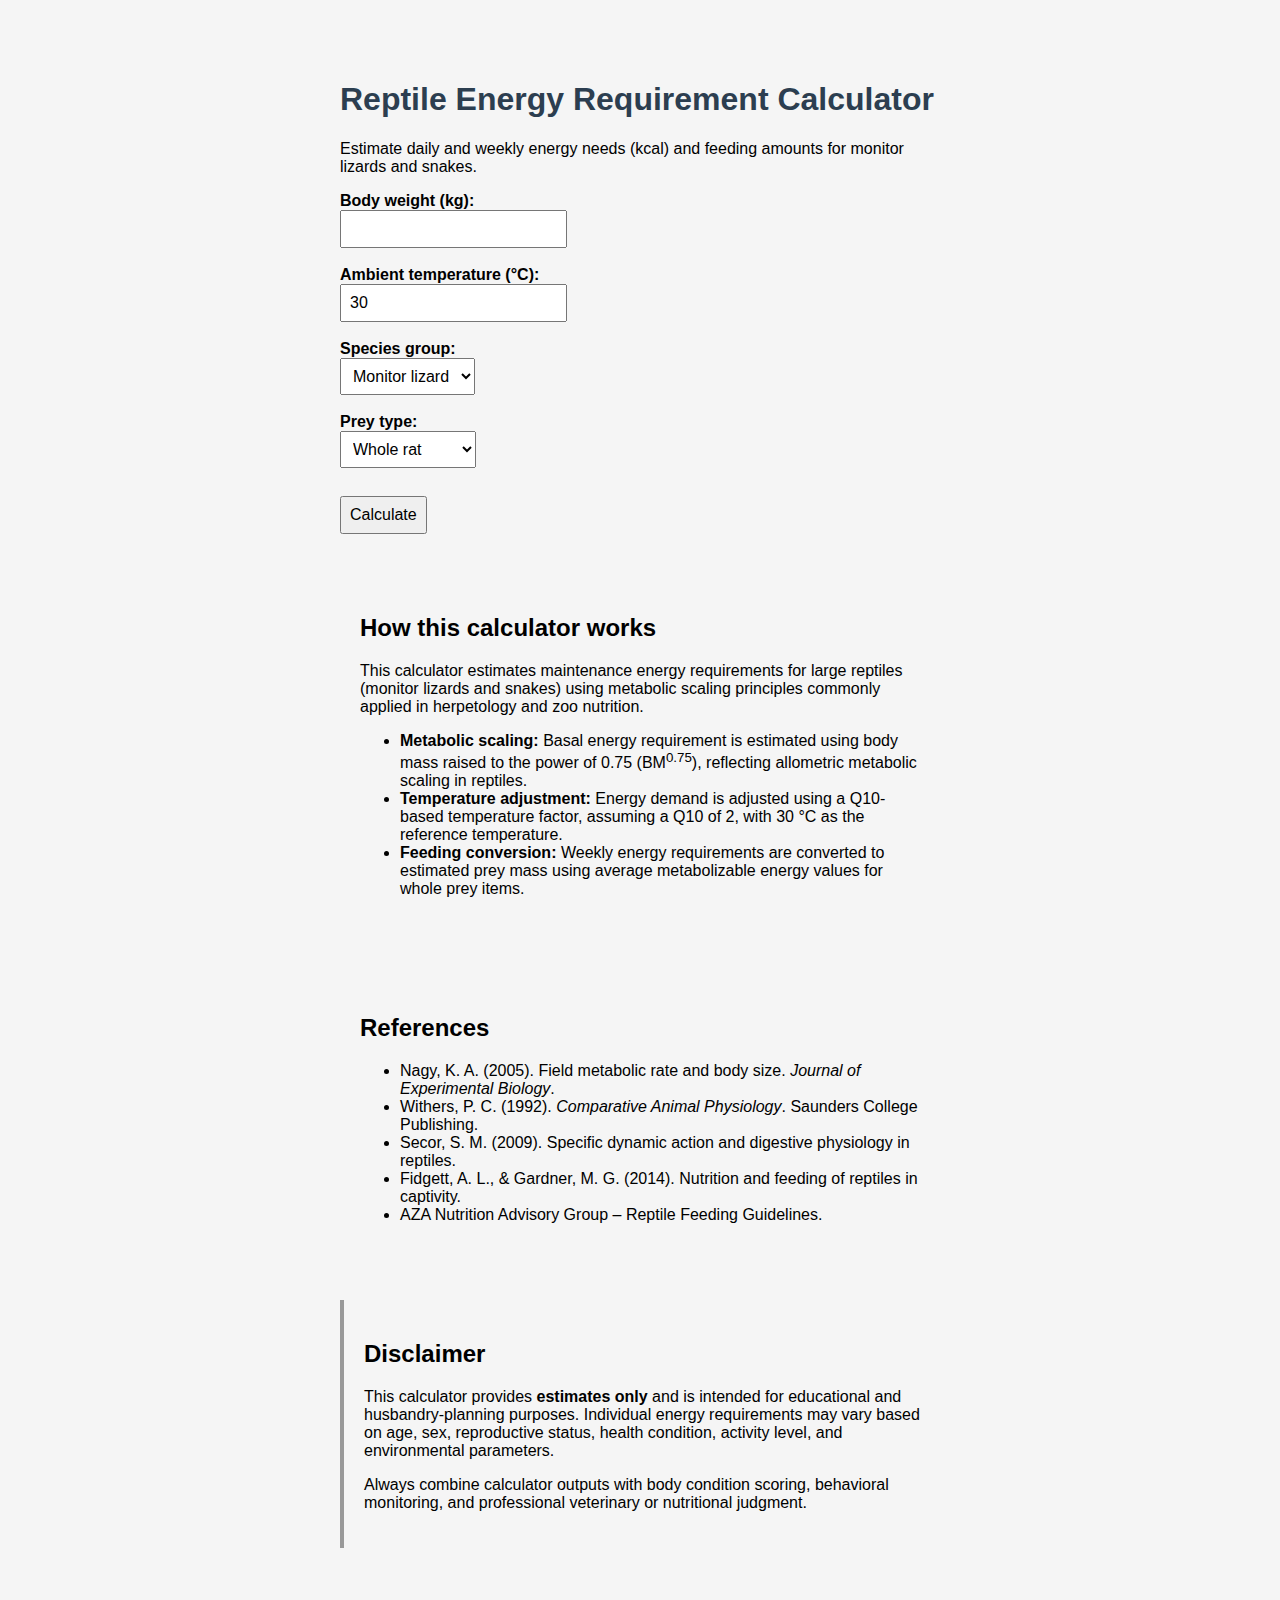
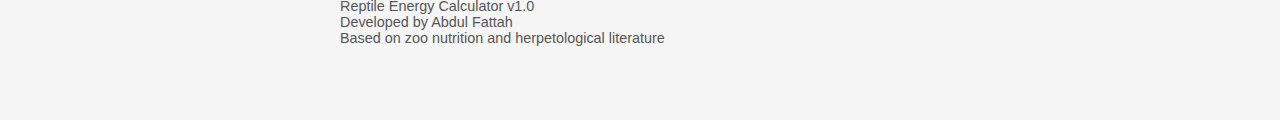
<file: index.html>
<!DOCTYPE html>
<html lang="en">
<head>
  <meta charset="UTF-8">
  <title>Reptile Energy Calculator</title>
  <link rel="stylesheet" href="style.css">
</head>
<body>

  <h1>Reptile Energy Requirement Calculator</h1>
  <p>
    Estimate daily and weekly energy needs (kcal) and feeding amounts
    for monitor lizards and snakes.
  </p>

  <label>Body weight (kg):</label><br>
  <input type="number" id="weight" step="0.1"><br><br>

  <label>Ambient temperature (°C):</label><br>
  <input type="number" id="temperature" step="0.1" value="30"><br><br>

  <label>Species group:</label><br>
  <select id="group">
    <option value="monitor">Monitor lizard</option>
    <option value="snake">Snake</option>
  </select><br><br>

  <label>Prey type:</label><br>
  <select id="prey">
    <option value="rat">Whole rat</option>
    <option value="mouse">Whole mouse</option>
    <option value="chicken">Chicken meat</option>
    <option value="fish">Whole fish</option>
  </select><br><br>

  <button onclick="calculateEnergy()">Calculate</button>
<section class="info">
  <h2>How this calculator works</h2>
  <p>
    This calculator estimates maintenance energy requirements for large reptiles
    (monitor lizards and snakes) using metabolic scaling principles commonly applied
    in herpetology and zoo nutrition.
  </p>

  <ul>
    <li>
      <strong>Metabolic scaling:</strong>
      Basal energy requirement is estimated using body mass raised to the power of 0.75
      (BM<sup>0.75</sup>), reflecting allometric metabolic scaling in reptiles.
    </li>
    <li>
      <strong>Temperature adjustment:</strong>
      Energy demand is adjusted using a Q10-based temperature factor, assuming a Q10 of 2,
      with 30 °C as the reference temperature.
    </li>
    <li>
      <strong>Feeding conversion:</strong>
      Weekly energy requirements are converted to estimated prey mass using average
      metabolizable energy values for whole prey items.
    </li>
  </ul>
</section>

  <h2 id="result"></h2>

  <script src="script.js"></script>

</body>
</html>

<section class="info">
  <h2>References</h2>
  <ul>
    <li>Nagy, K. A. (2005). Field metabolic rate and body size. <em>Journal of Experimental Biology</em>.</li>
    <li>Withers, P. C. (1992). <em>Comparative Animal Physiology</em>. Saunders College Publishing.</li>
    <li>Secor, S. M. (2009). Specific dynamic action and digestive physiology in reptiles.</li>
    <li>Fidgett, A. L., & Gardner, M. G. (2014). Nutrition and feeding of reptiles in captivity.</li>
    <li>AZA Nutrition Advisory Group – Reptile Feeding Guidelines.</li>
  </ul>
</section>

<section class="info disclaimer">
  <h2>Disclaimer</h2>
  <p>
    This calculator provides <strong>estimates only</strong> and is intended for
    educational and husbandry-planning purposes.
    Individual energy requirements may vary based on age, sex, reproductive status,
    health condition, activity level, and environmental parameters.
  </p>
  <p>
    Always combine calculator outputs with body condition scoring, behavioral monitoring,
    and professional veterinary or nutritional judgment.
  </p>
</section>

<footer>
  <p>
    Reptile Energy Calculator v1.0<br>
    Developed by Abdul Fattah<br>
    Based on zoo nutrition and herpetological literature
  </p>
</footer>
</file>
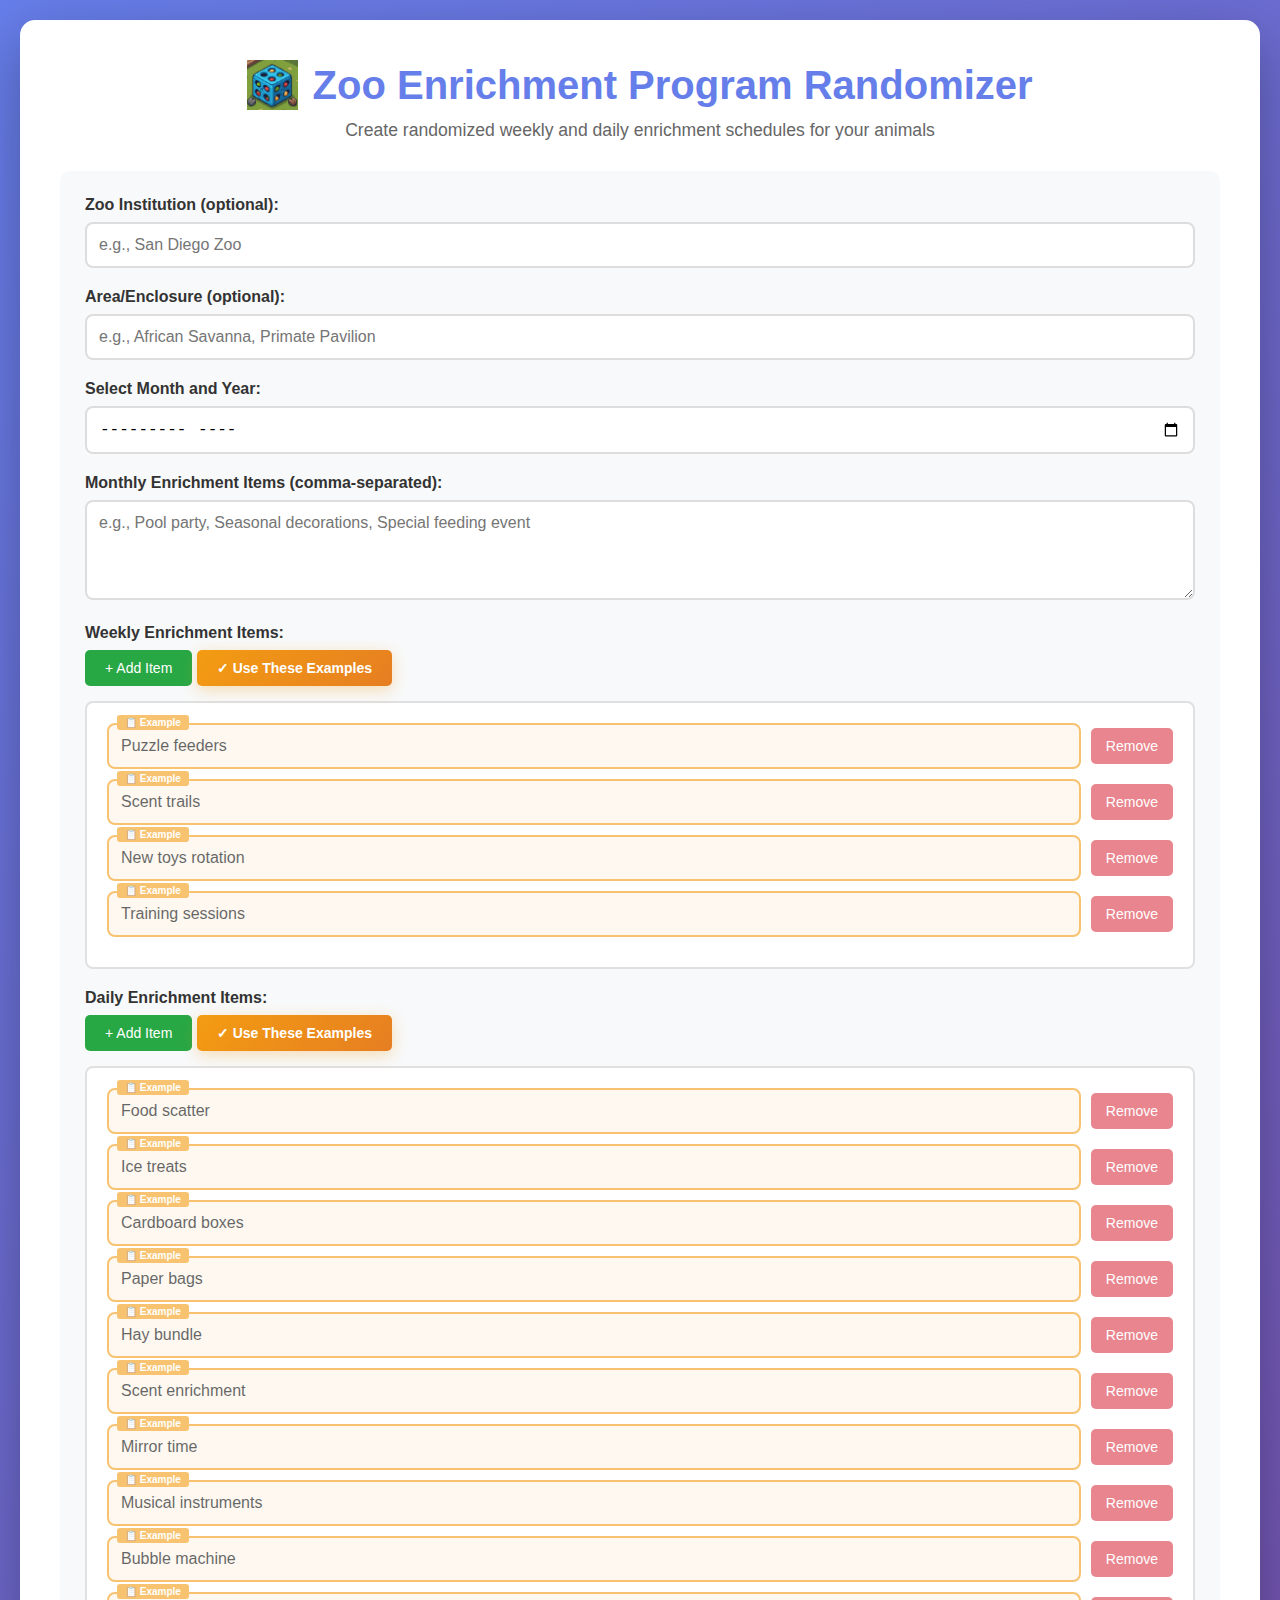
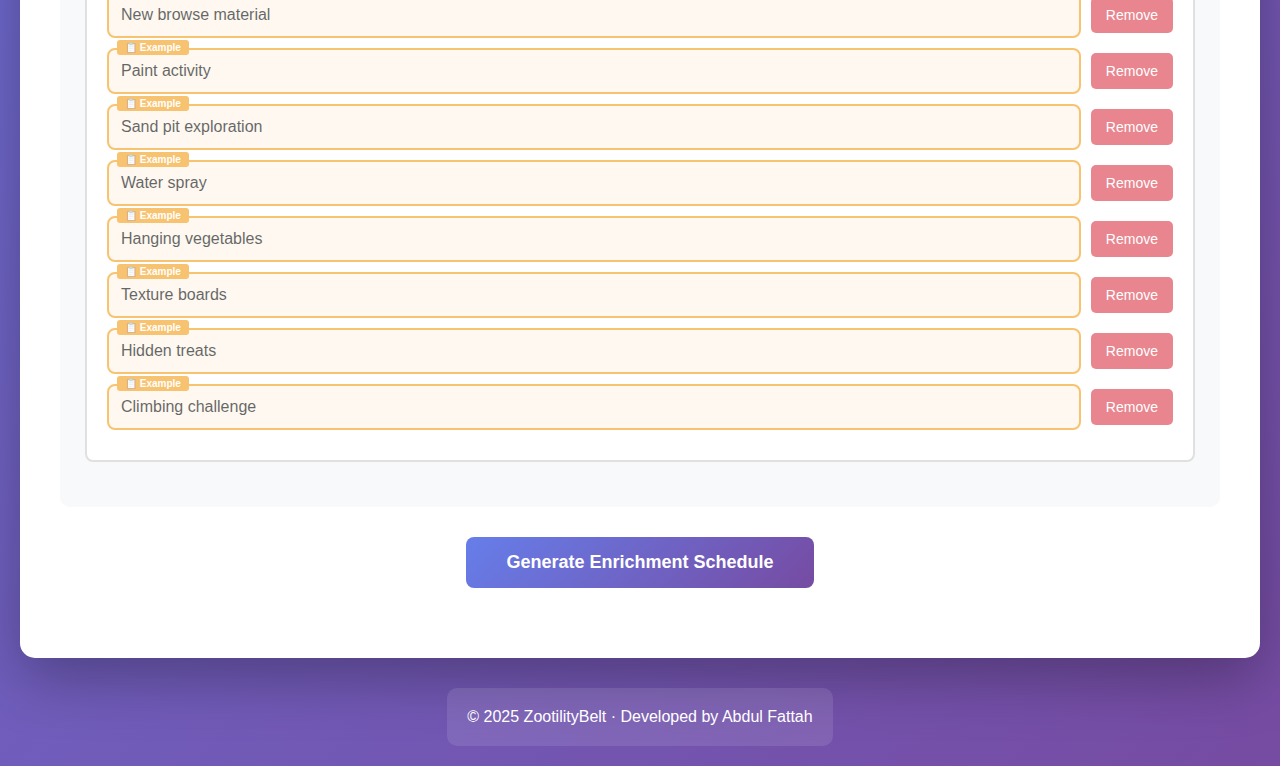
<file: Enrichment-randomizer/index.html>
<!DOCTYPE html>
<html lang="en">

<head>
    <meta charset="UTF-8">
    <meta name="viewport" content="width=device-width, initial-scale=1.0">
    <title>Zoo Enrichment Program Randomizer</title>
    <link rel="stylesheet" href="style.css">
</head>

<body>
    <div class="container">
        <h1><img src="../randomizer.png" alt="Zoo Icon" class="header-icon"> Zoo Enrichment Program Randomizer</h1>
        <p class="subtitle">Create randomized weekly and daily enrichment schedules for your animals</p>

        <div class="input-section">
            <div class="form-group">
                <label for="institution">Zoo Institution (optional):</label>
                <input type="text" id="institution" placeholder="e.g., San Diego Zoo">
            </div>

            <div class="form-group">
                <label for="area">Area/Enclosure (optional):</label>
                <input type="text" id="area" placeholder="e.g., African Savanna, Primate Pavilion">
            </div>

            <div class="form-group">
                <label for="month">Select Month and Year:</label>
                <input type="month" id="month" required>
            </div>

            <div class="form-group">
                <label for="monthly">Monthly Enrichment Items (comma-separated):</label>
                <textarea id="monthly"
                    placeholder="e.g., Pool party, Seasonal decorations, Special feeding event"></textarea>
            </div>

            <div class="form-group">
                <label>Weekly Enrichment Items:</label>
                <button class="btn-add" onclick="addWeeklyItem()">+ Add Item</button>
                <div class="items-section" id="weeklyItems"></div>
            </div>

            <div class="form-group">
                <label>Daily Enrichment Items:</label>
                <button class="btn-add" onclick="addDailyItem()">+ Add Item</button>
                <div class="items-section" id="dailyItems"></div>
            </div>
        </div>

        <button class="btn-generate" onclick="generateSchedule()">Generate Enrichment Schedule</button>

        <div class="results" id="results">
            <h2>Enrichment Schedule</h2>
            <div id="scheduleOutput"></div>
            <button class="btn-print" onclick="window.print()">🖨️ Print/Save Schedule</button>
            <button class="btn-order-list" onclick="generateOrderList()">📋 Generate Monthly Item Order List</button>
            <div class="order-list-section" id="orderListSection"></div>
        </div>
    </div>

    <footer>
        <p>&copy; 2025 ZootilityBelt &middot; Developed by Abdul Fattah</p>
    </footer>

    <script src="script.js"></script>
</body>

</html>
</file>
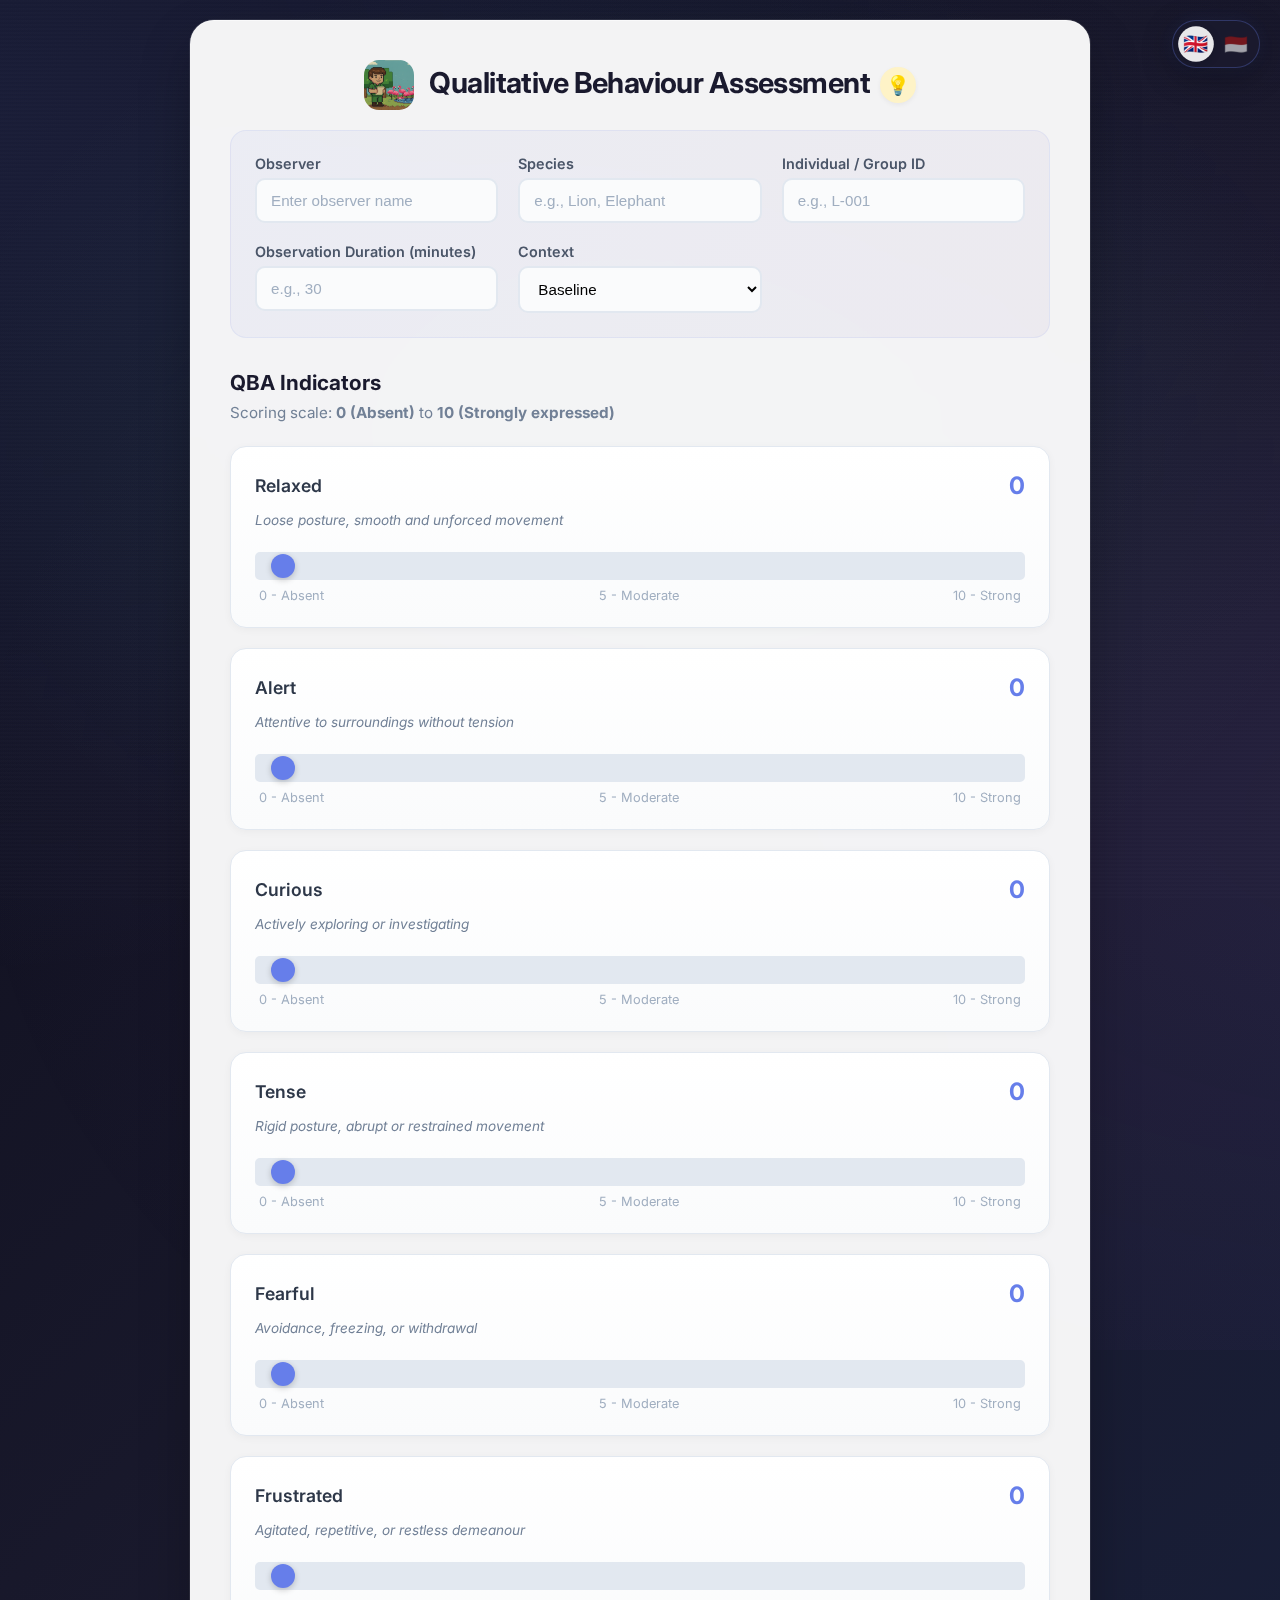
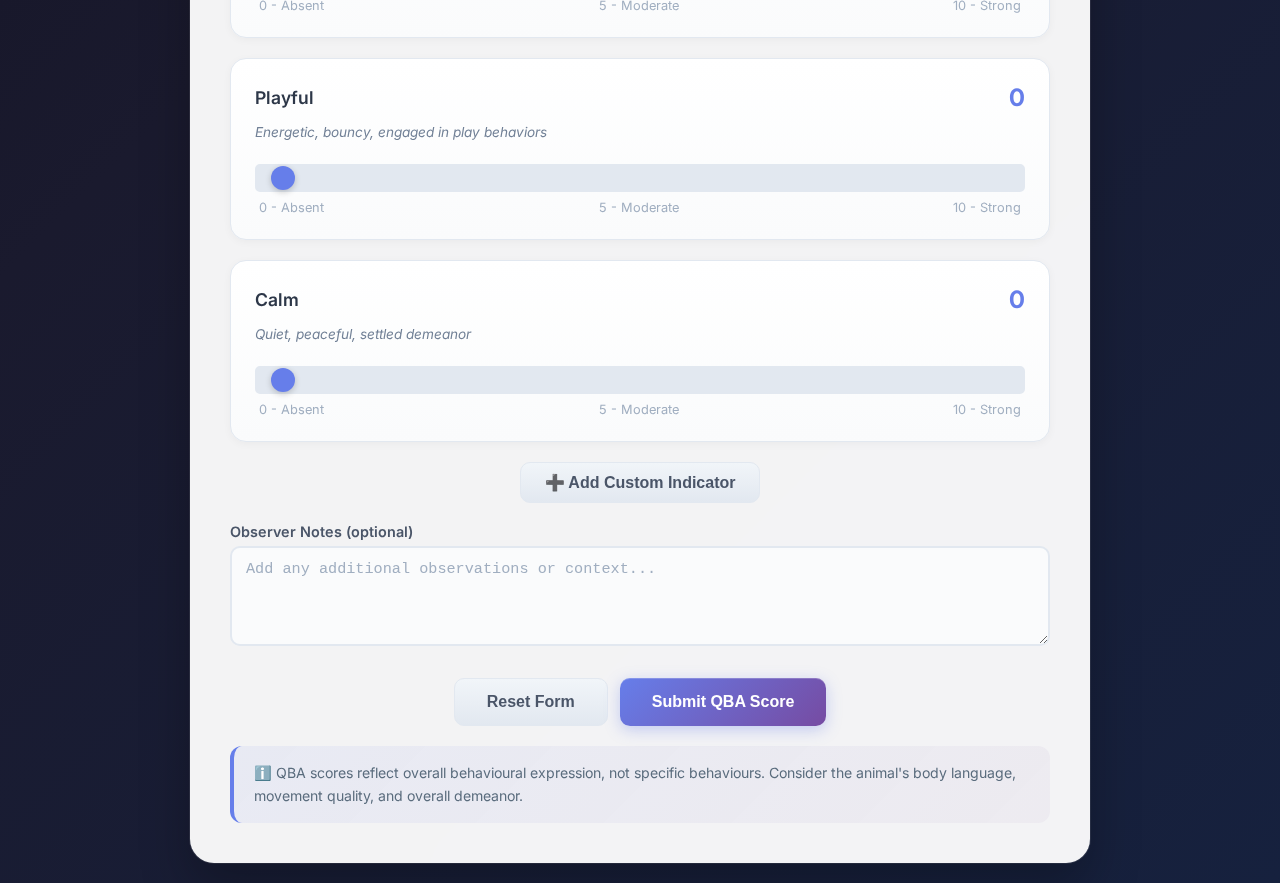
<file: qba-scoring/index.html>
<!DOCTYPE html>
<html lang="en">

<head>
    <meta charset="UTF-8" />
    <meta name="viewport" content="width=device-width, initial-scale=1.0" />
    <title>QBA Scoring Tool (0–10)</title>
    <link rel="stylesheet" href="style.css">
</head>

<body>


    <div class="language-toggle">
        <button class="lang-btn active" onclick="setLanguage('en')" id="lang-en" title="English">🇬🇧</button>
        <button class="lang-btn" onclick="setLanguage('id')" id="lang-id" title="Bahasa Indonesia">🇮🇩</button>
    </div>

    <div class="container">
        <div style="display: flex; align-items: center; justify-content: center; gap: 10px; margin-bottom: 20px;">
            <h1 style="margin: 0;">
                <img src="../qba.png" alt="QBA ICon"
                    style="height: 50px; width: 50px; vertical-align: middle; margin-right: 10px; border-radius: 15px;">
                Qualitative Behaviour Assessment
            </h1>
            <button class="info-button" onclick="showQBAInfo()" title="What is QBA?"
                style="border-radius: 50%; width: 36px; height: 36px; padding: 0; justify-content: center; margin: 0;">
                💡
            </button>
        </div>

        <!-- Metadata -->
        <div class="meta-grid">
            <div class="field-group">
                <label>Observer</label>
                <input id="observer" type="text" placeholder="Enter observer name" />
            </div>
            <div class="field-group">
                <label>Species</label>
                <input id="species" type="text" placeholder="e.g., Lion, Elephant" />
            </div>
            <div class="field-group">
                <label>Individual / Group ID</label>
                <input id="animalId" type="text" placeholder="e.g., L-001" />
            </div>
            <div class="field-group">
                <label>Observation Duration (minutes)</label>
                <input id="duration" type="number" min="1" placeholder="e.g., 30" />
            </div>
            <div class="field-group">
                <label>Context</label>
                <select id="context">
                    <option value="Baseline">Baseline</option>
                    <option value="Feeding">Feeding</option>
                    <option value="Enrichment">Enrichment</option>
                    <option value="Visitor Presence">Visitor Presence</option>
                    <option value="Training">Training</option>
                    <option value="Veterinary">Veterinary</option>
                </select>
            </div>
        </div>

        <h2 style="margin-top: 32px; margin-bottom: 8px; color: #1a1a2e; font-size: 1.3rem; font-weight: 700;">QBA
            Indicators</h2>
        <p class="subtitle" style="text-align: left; margin-bottom: 24px; margin-top: 0;">Scoring scale: <strong>0
                (Absent)</strong> to <strong>10 (Strongly expressed)</strong></p>


        <!-- Descriptors -->
        <div id="descriptors"></div>

        <div style="text-align: center; margin: 20px 0;">
            <button class="btn-secondary" onclick="addCustomIndicator()" style="padding: 10px 24px;">
                ➕ Add Custom Indicator
            </button>
        </div>

        <div class="field-group">
            <label>Observer Notes (optional)</label>
            <textarea id="notes" rows="4" placeholder="Add any additional observations or context..."></textarea>
        </div>

        <div class="actions">
            <button class="btn-secondary" onclick="resetForm()">Reset Form</button>
            <button class="btn-primary" onclick="submitQBA()">Submit QBA Score</button>
        </div>

        <div class="summary" id="summary"></div>

        <div class="results" id="results"></div>

        <div class="note">
            ℹ️ QBA scores reflect overall behavioural expression, not specific behaviours. Consider the animal's body
            language, movement quality, and overall demeanor.
        </div>
    </div>

    <!-- QBA Info Modal (placed outside container to avoid backdrop-filter stacking context issues) -->
    <div id="qbaModal" class="modal">
        <div class="modal-content">
            <div class="modal-header">
                <h2 id="modalTitle">What is QBA?</h2>
                <button class="close-modal" onclick="closeQBAInfo()">✕</button>
            </div>
            <div id="modalBody">
                <p id="qbaIntro">
                    Qualitative Behaviour Assessment (QBA) is a welfare assessment method that evaluates how an
                    animal behaves, focusing on its overall behavioural expression (e.g. relaxed, tense, curious,
                    fearful), rather than counting specific behaviours. It integrates posture, movement,
                    responsiveness, and interaction to provide insight into the animal's affective (emotional) state
                    as perceived by trained observers.
                </p>

                <h3 id="qbaImportanceTitle">Why is QBA Important in the Five Domains Model?</h3>
                <p id="qbaImportance">
                    The Five Domains model links physical conditions (Nutrition, Environment, Health, Behaviour) to
                    the animal's Mental State (Domain 5). QBA is particularly valuable because it directly informs
                    this mental/affective domain, capturing both positive and negative experiences that may not be
                    detected by physical or quantitative measures alone.
                </p>

                <h3 id="qbaHowTitle">How Does QBA Work?</h3>
                <ol id="qbaHowList">
                    <li id="qbaStep1">An observer watches an animal or group for a defined period.</li>
                    <li id="qbaStep2">After observation, the observer scores standardized descriptive terms (e.g.
                        0–10 scale) based on how strongly each quality is expressed.</li>
                    <li id="qbaStep3">The resulting profile is used to compare welfare across time, individuals, or
                        management conditions.</li>
                </ol>
                <p id="qbaEffective">
                    QBA is most effective when used alongside quantitative behavioural and health indicators,
                    providing a more holistic welfare assessment.
                </p>

                <div class="summary-box" id="qbaSummary">
                    <strong>One-sentence summary:</strong> QBA is a structured method for assessing animal emotional
                    expression and is a key tool for evaluating the mental state domain within the Five Domains
                    animal welfare framework.
                </div>
            </div>
        </div>
    </div>

    <script src="script.js"></script>
</body>

</html>
</file>
<file: style.css>
body {
  font-family: Arial, sans-serif;
  max-width: 600px;
  margin: 40px auto;
  padding: 20px;
  background-color: #f5f5f5;
}

h1 {
  color: #2c3e50;
}

label {
  font-weight: bold;
}

input, select, button {
  padding: 8px;
  font-size: 16px;
}

button {
  margin-top: 10px;
  cursor: pointer;
}

#result {
  margin-top: 20px;
  color: #006400;
}

.info {
  margin-top: 40px;
  padding: 20px;
  max-width: 700px;
}

.disclaimer {
  background-color: #f5f5f5;
  border-left: 4px solid #999;
}

footer {
  margin-top: 50px;
  font-size: 0.9em;
  color: #555;
}

table {
  margin-top: 25px;
  border-collapse: collapse;
  width: 100%;
  max-width: 600px;
}

th, td {
  border: 1px solid #ddd;
  padding: 12px;
}

th {
  background-color: #2c3e50;
  color: white;
  text-align: left;
}

tbody tr:nth-child(even) {
  background-color: #f2f2f2;
}

tbody tr:hover {
  background-color: #e6f2ff;
}

.hero {
  width: 100%;
  height: 280px;              /* controls header height */
  background-image: url("header.jpg");
  background-size: cover;     /* THIS fixes scaling */
  background-position: center;
  background-repeat: no-repeat;

  display: flex;
  align-items: center;
  justify-content: center;
  text-align: center;
}


.hero::before {
  content: "";
  position: absolute;
  inset: 0;
  background-color: rgba(0, 0, 0, 0.55);
}

.hero-text {
  position: relative;
  z-index: 1;
  max-width: 900px;
  padding: 20px;
}

.hero h1 {
  font-size: 2.4em;
  margin-bottom: 10px;
}

.hero p {
  font-size: 1.1em;
}

.container {
  max-width: 900px;
  margin: 40px auto;
  padding: 0 20px;
}
</file>
<file: Enrichment-randomizer/style.css>
* {
            margin: 0;
            padding: 0;
            box-sizing: border-box;
        }

        body {
            font-family: 'Segoe UI', Tahoma, Geneva, Verdana, sans-serif;
            background: linear-gradient(135deg, #667eea 0%, #764ba2 100%);
            min-height: 100vh;
            padding: 20px;
            display: flex;
            flex-direction: column;
        }

        @media (max-width: 600px) {
            body {
                padding: 10px;
            }
        }

        .container {
            max-width: 1400px;
            margin: 0 auto;
            background: white;
            border-radius: 15px;
            box-shadow: 0 20px 60px rgba(0, 0, 0, 0.3);
            padding: 40px;
            flex: 1;
            width: 100%;
        }

        @media (max-width: 768px) {
            .container {
                padding: 20px;
                border-radius: 10px;
            }
        }

        @media (max-width: 480px) {
            .container {
                padding: 15px;
            }
        }

        h1 {
            color: #667eea;
            text-align: center;
            margin-bottom: 10px;
            font-size: 2.5em;
            display: flex;
            align-items: center;
            justify-content: center;
            gap: 15px;
            flex-wrap: wrap;
        }

        @media (max-width: 768px) {
            h1 {
                font-size: 1.8em;
                gap: 10px;
            }
        }

        @media (max-width: 480px) {
            h1 {
                font-size: 1.5em;
            }
        }

        .header-icon {
            height: 50px;
            width: auto;
        }

        .subtitle {
            text-align: center;
            color: #666;
            margin-bottom: 30px;
            font-size: 1.1em;
        }

        .input-section {
            background: #f8f9fa;
            padding: 25px;
            border-radius: 10px;
            margin-bottom: 30px;
        }

        @media (max-width: 480px) {
            .input-section {
                padding: 15px;
            }
        }

        .form-group {
            margin-bottom: 20px;
        }

        label {
            display: block;
            margin-bottom: 8px;
            color: #333;
            font-weight: 600;
        }

        input[type="month"],
        input[type="text"],
        textarea {
            width: 100%;
            padding: 12px;
            border: 2px solid #ddd;
            border-radius: 8px;
            font-size: 16px;
            transition: border-color 0.3s;
        }

        input:focus,
        textarea:focus {
            outline: none;
            border-color: #667eea;
        }

        textarea {
            min-height: 100px;
            resize: vertical;
            font-family: inherit;
        }

        .items-section {
            background: #fff;
            padding: 20px;
            border: 2px solid #e0e0e0;
            border-radius: 8px;
            margin-bottom: 20px;
        }

        .item-row {
            display: flex;
            gap: 10px;
            margin-bottom: 10px;
            align-items: center;
        }

        .item-row input {
            flex: 1;
            min-width: 0;
            /* Prevents overflow in flexbox */
        }

        @media (max-width: 480px) {
            .item-row {
                gap: 5px;
            }

            .btn-remove {
                padding: 10px;
            }
        }

        .btn-remove {
            background: #dc3545;
            color: white;
            border: none;
            padding: 10px 15px;
            border-radius: 5px;
            cursor: pointer;
            font-size: 14px;
            transition: background 0.3s;
        }

        .btn-remove:hover {
            background: #c82333;
        }

        .btn-add {
            background: #28a745;
            color: white;
            border: none;
            padding: 10px 20px;
            border-radius: 5px;
            cursor: pointer;
            font-size: 14px;
            margin-bottom: 15px;
            transition: background 0.3s;
        }

        .btn-add:hover {
            background: #218838;
        }

        .btn-activate {
            background: linear-gradient(135deg, #f39c12 0%, #e67e22 100%);
            color: white;
            border: none;
            padding: 10px 20px;
            border-radius: 5px;
            cursor: pointer;
            font-size: 14px;
            margin-bottom: 15px;
            transition: all 0.3s;
            font-weight: 600;
            box-shadow: 0 4px 15px rgba(243, 156, 18, 0.3);
        }

        .btn-activate:hover {
            background: linear-gradient(135deg, #e67e22 0%, #d35400 100%);
            transform: translateY(-2px);
            box-shadow: 0 6px 20px rgba(243, 156, 18, 0.4);
        }

        .example-item {
            opacity: 0.6;
            position: relative;
        }

        .example-item::before {
            content: '📋 Example';
            position: absolute;
            top: -8px;
            left: 10px;
            background: #f39c12;
            color: white;
            font-size: 10px;
            padding: 2px 8px;
            border-radius: 3px;
            font-weight: 600;
            z-index: 1;
        }

        .example-item input {
            background: #fef5e7;
            border-color: #f39c12;
            cursor: text;
            transition: all 0.3s;
        }

        .example-item input:hover {
            background: #fef9f0;
            border-color: #e67e22;
        }

        .btn-generate {
            background: linear-gradient(135deg, #667eea 0%, #764ba2 100%);
            color: white;
            border: none;
            padding: 15px 40px;
            border-radius: 8px;
            cursor: pointer;
            font-size: 18px;
            font-weight: 600;
            display: block;
            margin: 30px auto;
            transition: transform 0.2s, box-shadow 0.2s;
            max-width: 100%;
        }

        @media (max-width: 480px) {
            .btn-generate {
                width: 100%;
                padding: 15px 20px;
                font-size: 16px;
            }
        }

        .btn-generate:hover {
            transform: translateY(-2px);
            box-shadow: 0 10px 25px rgba(102, 126, 234, 0.4);
        }

        .btn-print {
            background: #17a2b8;
            color: white;
            border: none;
            padding: 12px 30px;
            border-radius: 8px;
            cursor: pointer;
            font-size: 16px;
            margin: 20px auto;
            display: block;
            transition: background 0.3s;
        }

        .btn-print:hover {
            background: #138496;
        }

        .btn-order-list {
            background: #6c757d;
            color: white;
            border: none;
            padding: 12px 30px;
            border-radius: 8px;
            cursor: pointer;
            font-size: 16px;
            margin: 10px auto;
            display: block;
            transition: background 0.3s;
        }

        .btn-order-list:hover {
            background: #5a6268;
        }

        .navigation {
            margin-top: 40px;
            text-align: center;
            border-top: 1px solid #eee;
            padding-top: 30px;
        }

        .btn-back {
            display: inline-block;
            padding: 12px 25px;
            background: #f8f9fa;
            color: #667eea;
            text-decoration: none;
            border-radius: 8px;
            font-weight: 600;
            border: 2px solid #667eea;
            transition: all 0.3s ease;
        }

        .btn-back:hover {
            background: #667eea;
            color: white;
            transform: translateY(-2px);
            box-shadow: 0 5px 15px rgba(102, 126, 234, 0.3);
        }

        .order-list-section {
            display: none;
            margin-top: 30px;
            padding: 25px;
            background: white;
            border-radius: 10px;
            border: 2px solid #667eea;
        }

        .order-list-section.show {
            display: block;
        }

        .order-list-section h3 {
            color: #667eea;
            margin-bottom: 20px;
            text-align: center;
            font-size: 1.5em;
        }

        .order-category {
            margin-bottom: 25px;
            padding: 20px;
            background: #f8f9fa;
            border-radius: 8px;
        }

        .order-category h4 {
            color: #764ba2;
            margin-bottom: 15px;
            font-size: 1.2em;
            border-bottom: 2px solid #667eea;
            padding-bottom: 8px;
        }

        .order-category ul {
            list-style-position: inside;
            padding-left: 10px;
        }

        .order-category li {
            padding: 8px 0;
            border-bottom: 1px solid #e0e0e0;
            display: flex;
            justify-content: space-between;
            align-items: center;
        }

        .order-category li:last-child {
            border-bottom: none;
        }

        .item-name {
            flex: 1;
        }

        .item-quantity {
            background: #667eea;
            color: white;
            padding: 4px 12px;
            border-radius: 15px;
            font-weight: 600;
            margin-left: 10px;
            font-size: 0.9em;
        }

        .results {
            display: none;
            margin-top: 30px;
            padding: 30px;
            background: #f8f9fa;
            border-radius: 10px;
        }

        .results.show {
            display: block;
        }

        .results h2 {
            color: #667eea;
            margin-bottom: 20px;
            text-align: center;
        }

        .monthly-events {
            background: #fff3cd;
            padding: 15px;
            border-radius: 8px;
            margin-bottom: 20px;
            border-left: 4px solid #ffc107;
        }

        .header-info {
            background: #e7f3ff;
            padding: 20px;
            border-radius: 8px;
            margin-bottom: 20px;
            border-left: 4px solid #667eea;
        }

        .header-info h3 {
            color: #667eea;
            margin-bottom: 10px;
            font-size: 1.8em;
            text-align: center;
        }

        .info-row {
            margin: 8px 0;
            font-size: 1.1em;
        }

        .info-label {
            font-weight: 600;
            color: #333;
        }

        .calendar-week {
            margin-bottom: 30px;
        }

        .week-header {
            background: linear-gradient(135deg, #667eea 0%, #764ba2 100%);
            color: white;
            padding: 15px;
            border-radius: 8px 8px 0 0;
            font-size: 1.2em;
            font-weight: 600;
        }

        .weekly-focus {
            background: #d1ecf1;
            padding: 12px;
            border-left: 4px solid #17a2b8;
            margin-bottom: 10px;
            font-weight: 600;
        }

        .calendar-grid {
            display: grid;
            grid-template-columns: repeat(7, 1fr);
            gap: 1px;
            background: #ddd;
            border: 1px solid #ddd;
            border-radius: 0 0 8px 8px;
            overflow: hidden;
        }

        .calendar-day-header {
            background: #764ba2;
            color: white;
            padding: 10px;
            text-align: center;
            font-weight: 600;
            font-size: 0.9em;
        }

        .calendar-day {
            background: white;
            padding: 15px;
            min-height: 120px;
            position: relative;
        }

        .calendar-day.empty {
            background: #f8f9fa;
        }

        .day-number {
            font-weight: 700;
            color: #667eea;
            margin-bottom: 8px;
            font-size: 1.1em;
        }

        .day-content {
            font-size: 0.9em;
            color: #333;
            line-height: 1.4;
        }

        footer {
            text-align: center;
            padding: 20px;
            color: white;
            margin-top: 30px;
            background: rgba(255, 255, 255, 0.1);
            border-radius: 10px;
            max-width: 1400px;
            margin: 30px auto 0;
        }

        @media print {
            @page {
                size: A4 landscape;
                margin: 5mm;
            }

            * {
                -webkit-print-color-adjust: exact !important;
                print-color-adjust: exact !important;
                box-sizing: border-box !important;
            }

            html,
            body {
                width: 100%;
                height: 100%;
                margin: 0;
                padding: 0;
                background: white;
                display: block !important;
                /* Override flex */
            }

            .container {
                width: 100%;
                max-width: 100%;
                margin: 0;
                padding: 0;
                box-shadow: none;
                display: block !important;
            }

            /* Compact Website Header */
            h1 {
                display: flex !important;
                justify-content: center;
                align-items: center;
                font-size: 14pt;
                margin: 0 0 5px 0;
                color: #667eea !important;
                padding-top: 5px;
            }

            .header-icon {
                height: 20px;
                width: auto;
                margin-right: 8px;
            }

            .subtitle,
            .input-section,
            .btn-generate,
            .btn-print,
            .btn-order-list,
            .navigation {
                display: none !important;
            }

            /* Scale down results if needed */
            .results {
                display: block !important;
                background: white;
                padding: 0;
                margin: 0;
                width: 100%;
            }

            .results h2 {
                display: none;
            }

            /* Compact Info Box */
            .header-info {
                background: white;
                border: 1px solid #667eea;
                border-left: 4px solid #667eea;
                padding: 2px 6px;
                margin-bottom: 4px;
                display: flex;
                flex-wrap: wrap;
                gap: 10px;
                justify-content: center;
            }

            .header-info .info-row {
                margin: 0;
                font-size: 9pt;
                line-height: normal;
            }

            .header-info .info-label {
                font-weight: 700;
                color: #667eea;
                margin-right: 4px;
            }

            .results h3 {
                font-size: 12pt !important;
                margin: 4px 0 !important;
                text-align: center;
                color: #333 !important;
            }

            .monthly-events {
                background: white;
                border: 1px solid #ffc107;
                border-left: 4px solid #ffc107;
                padding: 2px 6px;
                margin-bottom: 5px;
                font-size: 9pt;
            }

            .order-list-section {
                display: none !important;
            }

            /* Calendar Layout */
            .calendar-week {
                margin-bottom: 3px;
                border: 1px solid #ccc;
                page-break-inside: avoid;
            }

            .week-header {
                background: #667eea;
                color: white;
                padding: 1px 4px;
                font-size: 9pt;
                font-weight: 700;
                display: inline-block;
                width: auto;
                border-bottom-right-radius: 4px;
            }

            .weekly-focus {
                background: #e7f3ff;
                border-left: none;
                /* simple highlight */
                padding: 1px 6px;
                font-weight: 600;
                font-size: 9pt;
                display: inline-block;
                background: transparent;
                color: #333;
            }

            /* Make week header and focus one line if possible */
            .calendar-week>div:first-child,
            .calendar-week>div:nth-child(2) {
                /* We can't easily merge them structurally without JS, 
                    but we can style them to take less space. 
                    Let's keep them stacked but very tight. */
            }

            .week-header {
                display: block;
                width: 100%;
                border-radius: 0;
                text-align: left;
                background: #667eea;
                color: white;
                padding: 1px 5px;
            }

            .weekly-focus {
                display: block;
                background: #f0f7ff;
                border-bottom: 1px solid #eee;
                font-size: 8pt;
                padding: 1px 5px;
                color: #0056b3;
            }

            .calendar-grid {
                display: grid;
                grid-template-columns: repeat(7, 1fr);
                border-top: 1px solid #ccc;
            }

            .calendar-day-header {
                background: #f3f3f3;
                color: #333;
                padding: 1px;
                text-align: center;
                font-weight: 600;
                font-size: 8pt;
                border-right: 1px solid #eee;
                border-bottom: 1px solid #eee;
            }

            .calendar-day {
                padding: 2px;
                min-height: 25px;
                /* Very small min-height */
                border-right: 1px solid #eee;
                font-size: 8pt;
                line-height: 1.1;
            }

            .calendar-day:last-child {
                border-right: none;
            }

            .calendar-day.empty {
                background: #fafafa;
            }

            .day-number {
                font-weight: 700;
                color: #667eea;
                font-size: 8pt;
                float: left;
                margin-right: 4px;
            }

            .day-content {
                display: block;
                overflow: hidden;
            }

            /* Footer */
            footer {
                display: block !important;
                position: fixed;
                bottom: 0;
                left: 0;
                width: 100%;
                text-align: center;
                padding: 4px;
                background: white;
                border-top: 1px solid #ccc;
                font-size: 8pt;
                color: #888;
                margin: 0;
            }

            .results::after {
                display: none;
                /* Remove duplicate footer I added before */
            }
        }

        @media (max-width: 768px) {
            .calendar-grid {
                grid-template-columns: 1fr;
            }

            .calendar-day-header {
                display: none;
            }

            .calendar-day::before {
                content: attr(data-day);
                font-weight: 600;
                color: #764ba2;
                display: block;
                margin-bottom: 5px;
            }
        }
</file>
<file: qba-scoring/style.css>
@import url('https://fonts.googleapis.com/css2?family=Inter:wght@400;500;600;700&display=swap');

* {
    box-sizing: border-box;
}

body {
    font-family: 'Inter', 'Segoe UI', Tahoma, Geneva, Verdana, sans-serif;
    background: linear-gradient(135deg, #0d0d1a 0%, #1a1a2e 50%, #16213e 100%);
    margin: 0;
    padding: 20px;
    min-height: 100vh;
    position: relative;
    overflow-x: hidden;
}

/* Animated gradient orbs for depth */
body::before {
    content: '';
    position: fixed;
    top: -50%;
    left: -50%;
    width: 200%;
    height: 200%;
    background:
        radial-gradient(ellipse at 20% 30%, rgba(102, 126, 234, 0.15) 0%, transparent 50%),
        radial-gradient(ellipse at 80% 70%, rgba(118, 75, 162, 0.12) 0%, transparent 50%),
        radial-gradient(ellipse at 50% 50%, rgba(52, 211, 153, 0.08) 0%, transparent 40%);
    animation: orbFloat 20s ease-in-out infinite;
    z-index: 0;
    pointer-events: none;
}

body::after {
    content: '';
    position: fixed;
    top: 0;
    left: 0;
    width: 100%;
    height: 100%;
    background:
        repeating-linear-gradient(0deg,
            transparent,
            transparent 2px,
            rgba(255, 255, 255, 0.01) 2px,
            rgba(255, 255, 255, 0.01) 4px);
    z-index: 0;
    pointer-events: none;
}

@keyframes orbFloat {

    0%,
    100% {
        transform: translate(0, 0) rotate(0deg);
    }

    25% {
        transform: translate(2%, 3%) rotate(5deg);
    }

    50% {
        transform: translate(-1%, 2%) rotate(-3deg);
    }

    75% {
        transform: translate(1%, -2%) rotate(2deg);
    }
}

.container {
    max-width: 900px;
    margin: auto;
    background: rgba(255, 255, 255, 0.95);
    backdrop-filter: blur(20px);
    -webkit-backdrop-filter: blur(20px);
    padding: 40px;
    border-radius: 24px;
    box-shadow:
        0 25px 50px rgba(0, 0, 0, 0.25),
        0 0 0 1px rgba(255, 255, 255, 0.1),
        inset 0 1px 0 rgba(255, 255, 255, 0.5);
    position: relative;
    z-index: 1;
}

h1 {
    text-align: center;
    margin-bottom: 8px;
    color: #1a1a2e;
    font-size: 1.8rem;
    font-weight: 700;
    letter-spacing: -0.02em;
}

.language-toggle {
    position: absolute;
    top: 20px;
    right: 20px;
    display: flex;
    gap: 6px;
    background: rgba(26, 26, 46, 0.8);
    backdrop-filter: blur(15px);
    -webkit-backdrop-filter: blur(15px);
    padding: 6px;
    border-radius: 24px;
    border: 1px solid rgba(102, 126, 234, 0.3);
    box-shadow:
        0 8px 32px rgba(0, 0, 0, 0.3),
        0 0 20px rgba(102, 126, 234, 0.1);
    z-index: 10;
}

.lang-btn {
    padding: 4px;
    width: 34px;
    height: 34px;
    border: none;
    border-radius: 50%;
    background: transparent;
    cursor: pointer;
    font-size: 1.2rem;
    transition: all 0.2s cubic-bezier(0.4, 0, 0.2, 1);
    display: flex;
    align-items: center;
    justify-content: center;
    opacity: 0.6;
    filter: grayscale(0.4);
}

.lang-btn.active {
    background: rgba(255, 255, 255, 0.9);
    transform: scale(1.05);
    box-shadow: 0 2px 8px rgba(0, 0, 0, 0.15);
    opacity: 1;
    filter: grayscale(0);
}

.lang-btn:hover:not(.active) {
    background: rgba(255, 255, 255, 0.4);
    transform: scale(1.1);
    opacity: 0.9;
    filter: grayscale(0);
}

.info-button {
    display: inline-flex;
    align-items: center;
    justify-content: center;
    width: 40px;
    height: 40px;
    padding: 0;
    background: #fef3c7;
    color: #d97706;
    border: none;
    border-radius: 50%;
    cursor: pointer;
    font-weight: 600;
    font-size: 1.2rem;
    transition: all 0.2s;
    box-shadow: 0 2px 5px rgba(0, 0, 0, 0.05);
}

.info-button:hover {
    background: #fde68a;
    transform: translateY(-2px);
    box-shadow: 0 4px 8px rgba(0, 0, 0, 0.1);
}

.modal {
    display: none;
    position: fixed;
    z-index: 1000;
    left: 0;
    top: 0;
    width: 100%;
    height: 100%;
    background-color: rgba(13, 13, 26, 0.85);
    backdrop-filter: blur(8px);
    -webkit-backdrop-filter: blur(8px);
    animation: fadeIn 0.3s;
}

.modal.show {
    display: flex;
    align-items: center;
    justify-content: center;
}

@keyframes fadeIn {
    from {
        opacity: 0;
    }

    to {
        opacity: 1;
    }
}

.modal-content {
    background: white;
    padding: 32px;
    border-radius: 16px;
    max-width: 700px;
    max-height: 80vh;
    overflow-y: auto;
    margin: 20px;
    box-shadow: 0 20px 60px rgba(0, 0, 0, 0.3);
    animation: slideUp 0.3s;
}

@keyframes slideUp {
    from {
        transform: translateY(50px);
        opacity: 0;
    }

    to {
        transform: translateY(0);
        opacity: 1;
    }
}

.modal-header {
    display: flex;
    justify-content: space-between;
    align-items: center;
    margin-bottom: 20px;
    padding-bottom: 16px;
    border-bottom: 2px solid #e2e8f0;
}

.modal-header h2 {
    margin: 0;
    color: #2d3748;
    font-size: 1.5rem;
}

.close-modal {
    background: #e2e8f0;
    border: none;
    width: 32px;
    height: 32px;
    border-radius: 50%;
    cursor: pointer;
    font-size: 1.2rem;
    color: #4a5568;
    display: flex;
    align-items: center;
    justify-content: center;
    transition: all 0.2s;
}

.close-modal:hover {
    background: #cbd5e0;
}

.modal-content h3 {
    color: #667eea;
    margin-top: 20px;
    margin-bottom: 12px;
    font-size: 1.1rem;
}

.modal-content p {
    color: #4a5568;
    line-height: 1.7;
    margin-bottom: 12px;
}

.modal-content ol {
    color: #4a5568;
    line-height: 1.7;
    padding-left: 24px;
}

.modal-content li {
    margin-bottom: 8px;
}

.summary-box {
    background: linear-gradient(135deg, #667eea 0%, #764ba2 100%);
    color: white;
    padding: 16px;
    border-radius: 10px;
    margin-top: 20px;
    font-weight: 500;
}

.scatter-plot-container {
    margin-top: 24px;
    padding: 24px;
    background: white;
    border-radius: 12px;
    border: 2px solid #e2e8f0;
}

.scatter-plot-container h4 {
    margin-top: 0;
    margin-bottom: 16px;
    color: #2d3748;
    text-align: center;
}

#scatterPlot {
    width: 100%;
    height: 500px;
    border: 1px solid #e2e8f0;
    border-radius: 8px;
}

.plot-legend {
    display: flex;
    justify-content: center;
    gap: 24px;
    margin-top: 12px;
    font-size: 0.85rem;
    color: #4a5568;
}

.legend-item {
    display: flex;
    align-items: center;
    gap: 6px;
}

.legend-dot {
    width: 12px;
    height: 12px;
    border-radius: 50%;
}

.legend-positive {
    background: #10b981;
}

.legend-negative {
    background: #ef4444;
}

.legend-neutral {
    background: #6b7280;
}

.subtitle {
    text-align: center;
    color: #718096;
    margin-bottom: 32px;
    font-size: 0.95rem;
}

.meta-grid {
    display: grid;
    grid-template-columns: repeat(auto-fit, minmax(200px, 1fr));
    gap: 20px;
    margin-bottom: 32px;
    padding: 24px;
    background: linear-gradient(135deg, rgba(102, 126, 234, 0.05) 0%, rgba(118, 75, 162, 0.05) 100%);
    border-radius: 16px;
    border: 1px solid rgba(102, 126, 234, 0.1);
}

.field-group {
    display: flex;
    flex-direction: column;
    gap: 6px;
}

label {
    font-size: 0.9rem;
    font-weight: 600;
    color: #4a5568;
}

input,
select,
textarea {
    width: 100%;
    padding: 12px 14px;
    border-radius: 10px;
    border: 2px solid #e2e8f0;
    font-size: 0.95rem;
    transition: all 0.25s cubic-bezier(0.4, 0, 0.2, 1);
    background: #fafbfc;
}

input::placeholder,
textarea::placeholder {
    color: #a0aec0;
}

input:focus,
select:focus,
textarea:focus {
    outline: none;
    border-color: #667eea;
    box-shadow: 0 0 0 3px rgba(102, 126, 234, 0.1);
}

.descriptor {
    margin: 20px 0;
    padding: 24px;
    background: linear-gradient(180deg, #ffffff 0%, #fafbfc 100%);
    border-radius: 16px;
    border: 1px solid #e2e8f0;
    transition: all 0.3s cubic-bezier(0.4, 0, 0.2, 1);
    box-shadow: 0 2px 8px rgba(0, 0, 0, 0.04);
}

.descriptor:hover {
    border-color: #667eea;
    box-shadow:
        0 4px 16px rgba(102, 126, 234, 0.12),
        0 0 0 1px rgba(102, 126, 234, 0.1);
    transform: translateY(-2px);
}

.descriptor-header {
    display: flex;
    justify-content: space-between;
    align-items: center;
    margin-bottom: 12px;
}

.descriptor-name {
    font-size: 1.1rem;
    font-weight: 600;
    color: #2d3748;
}

.descriptor-value {
    font-size: 1.5rem;
    font-weight: 700;
    color: #667eea;
    min-width: 40px;
    text-align: right;
}

.descriptor-def {
    font-size: 0.85rem;
    color: #718096;
    margin-bottom: 12px;
    font-style: italic;
}

input[type=range] {
    width: 100%;
    height: 8px;
    border-radius: 5px;
    background: #e2e8f0;
    outline: none;
    -webkit-appearance: none;
    appearance: none;
    margin: 12px 0 8px 0;
}

input[type=range]::-webkit-slider-thumb {
    -webkit-appearance: none;
    appearance: none;
    width: 24px;
    height: 24px;
    border-radius: 50%;
    background: #667eea;
    cursor: pointer;
    box-shadow: 0 2px 6px rgba(0, 0, 0, 0.2);
    transition: all 0.2s;
}

input[type=range]::-webkit-slider-thumb:hover {
    background: #5568d3;
    transform: scale(1.1);
}

input[type=range]::-moz-range-thumb {
    width: 24px;
    height: 24px;
    border-radius: 50%;
    background: #667eea;
    cursor: pointer;
    border: none;
    box-shadow: 0 2px 6px rgba(0, 0, 0, 0.2);
}

.scale-labels {
    display: flex;
    justify-content: space-between;
    font-size: 0.8rem;
    color: #a0aec0;
    padding: 0 4px;
}

.actions {
    text-align: center;
    margin-top: 32px;
    display: flex;
    gap: 12px;
    justify-content: center;
}

button {
    padding: 14px 32px;
    border: none;
    border-radius: 10px;
    font-size: 1rem;
    font-weight: 600;
    cursor: pointer;
    transition: all 0.2s;
}

.btn-primary {
    background: linear-gradient(135deg, #667eea 0%, #764ba2 100%);
    color: #fff;
    box-shadow:
        0 4px 15px rgba(102, 126, 234, 0.35),
        inset 0 1px 0 rgba(255, 255, 255, 0.2);
    position: relative;
    overflow: hidden;
}

.btn-primary::before {
    content: '';
    position: absolute;
    top: 0;
    left: -100%;
    width: 100%;
    height: 100%;
    background: linear-gradient(90deg, transparent, rgba(255, 255, 255, 0.2), transparent);
    transition: left 0.5s;
}

.btn-primary:hover::before {
    left: 100%;
}

.btn-primary:hover {
    transform: translateY(-3px);
    box-shadow:
        0 8px 25px rgba(102, 126, 234, 0.45),
        inset 0 1px 0 rgba(255, 255, 255, 0.2);
}

.btn-secondary {
    background: linear-gradient(180deg, #f1f5f9 0%, #e2e8f0 100%);
    color: #4a5568;
    border: 1px solid #e2e8f0;
}

.btn-secondary:hover {
    background: linear-gradient(180deg, #e2e8f0 0%, #cbd5e0 100%);
    transform: translateY(-2px);
    box-shadow: 0 4px 12px rgba(0, 0, 0, 0.1);
}

.note {
    font-size: 0.88rem;
    color: #5a6c7d;
    margin-top: 20px;
    text-align: left;
    padding: 16px 20px;
    background: linear-gradient(135deg, rgba(102, 126, 234, 0.08) 0%, rgba(118, 75, 162, 0.05) 100%);
    border-radius: 12px;
    border-left: 4px solid #667eea;
    line-height: 1.6;
}

.summary {
    display: none;
    margin-top: 24px;
    padding: 20px;
    background: #f0fff4;
    border: 2px solid #9ae6b4;
    border-radius: 12px;
}

.summary.show {
    display: block;
}

.summary h3 {
    margin-top: 0;
    color: #22543d;
}

.summary-item {
    display: flex;
    justify-content: space-between;
    padding: 8px 0;
    border-bottom: 1px solid #c6f6d5;
}

.summary-item:last-child {
    border-bottom: none;
}

.results {
    display: none;
    margin-top: 24px;
    padding: 24px;
    background: linear-gradient(135deg, #fef3c7 0%, #fde68a 100%);
    border: 2px solid #f59e0b;
    border-radius: 12px;
}

.results.show {
    display: block;
}

.results h3 {
    margin-top: 0;
    color: #92400e;
    display: flex;
    align-items: center;
    gap: 8px;
}

.welfare-score {
    text-align: center;
    margin: 20px 0;
    padding: 20px;
    background: white;
    border-radius: 10px;
}

.welfare-score-value {
    font-size: 3rem;
    font-weight: 700;
    background: linear-gradient(135deg, #667eea 0%, #764ba2 100%);
    -webkit-background-clip: text;
    -webkit-text-fill-color: transparent;
    background-clip: text;
}

.welfare-interpretation {
    margin-top: 8px;
    font-size: 1.1rem;
    font-weight: 600;
    color: #4a5568;
}

.score-bars {
    margin-top: 20px;
}

.score-bar-item {
    margin-bottom: 16px;
}

.score-bar-label {
    display: flex;
    justify-content: space-between;
    margin-bottom: 4px;
    font-size: 0.9rem;
    color: #4a5568;
}

.score-bar-bg {
    height: 24px;
    background: #e2e8f0;
    border-radius: 12px;
    overflow: hidden;
    position: relative;
}

.score-bar-fill {
    height: 100%;
    background: linear-gradient(90deg, #667eea 0%, #764ba2 100%);
    border-radius: 12px;
    transition: width 0.6s ease-out;
    display: flex;
    align-items: center;
    justify-content: flex-end;
    padding-right: 8px;
    color: white;
    font-weight: 600;
    font-size: 0.85rem;
}

.interpretation-text {
    margin-top: 20px;
    padding: 16px;
    background: white;
    border-radius: 10px;
    border-left: 4px solid #667eea;
}

.interpretation-text h4 {
    margin-top: 0;
    color: #2d3748;
}

.interpretation-text p {
    margin: 8px 0;
    color: #4a5568;
    line-height: 1.6;
}

.download-btn {
    margin-top: 16px;
    padding: 10px 24px;
    background: #667eea;
    color: white;
    border: none;
    border-radius: 8px;
    cursor: pointer;
    font-weight: 600;
}

.download-btn:hover {
    background: #5568d3;
}

.descriptor-type-badge {
    display: inline-block;
    padding: 2px 8px;
    border-radius: 4px;
    font-size: 0.7rem;
    font-weight: 600;
    margin-left: 8px;
    text-transform: uppercase;
}

.badge-custom {
    background: #fbbf24;
    color: #78350f;
}

.remove-indicator {
    background: #ef4444;
    color: white;
    border: none;
    padding: 4px 12px;
    border-radius: 6px;
    cursor: pointer;
    font-size: 0.8rem;
    margin-left: 8px;
}

.remove-indicator:hover {
    background: #dc2626;
}

@media (max-width: 600px) {
    .container {
        padding: 24px 20px;
        margin: 10px;
        border-radius: 20px;
    }

    .meta-grid {
        grid-template-columns: 1fr;
        padding: 16px;
    }

    h1 {
        font-size: 1.3rem;
    }

    .language-toggle {
        position: static;
        margin-bottom: 16px;
        justify-content: center;
    }

    .descriptor {
        padding: 18px;
    }

    .actions {
        flex-direction: column;
    }

    .actions button {
        width: 100%;
    }
}

/* Page load animation */
.container {
    animation: containerFadeIn 0.6s ease-out;
}

@keyframes containerFadeIn {
    from {
        opacity: 0;
        transform: translateY(20px);
    }

    to {
        opacity: 1;
        transform: translateY(0);
    }
}
</file>
